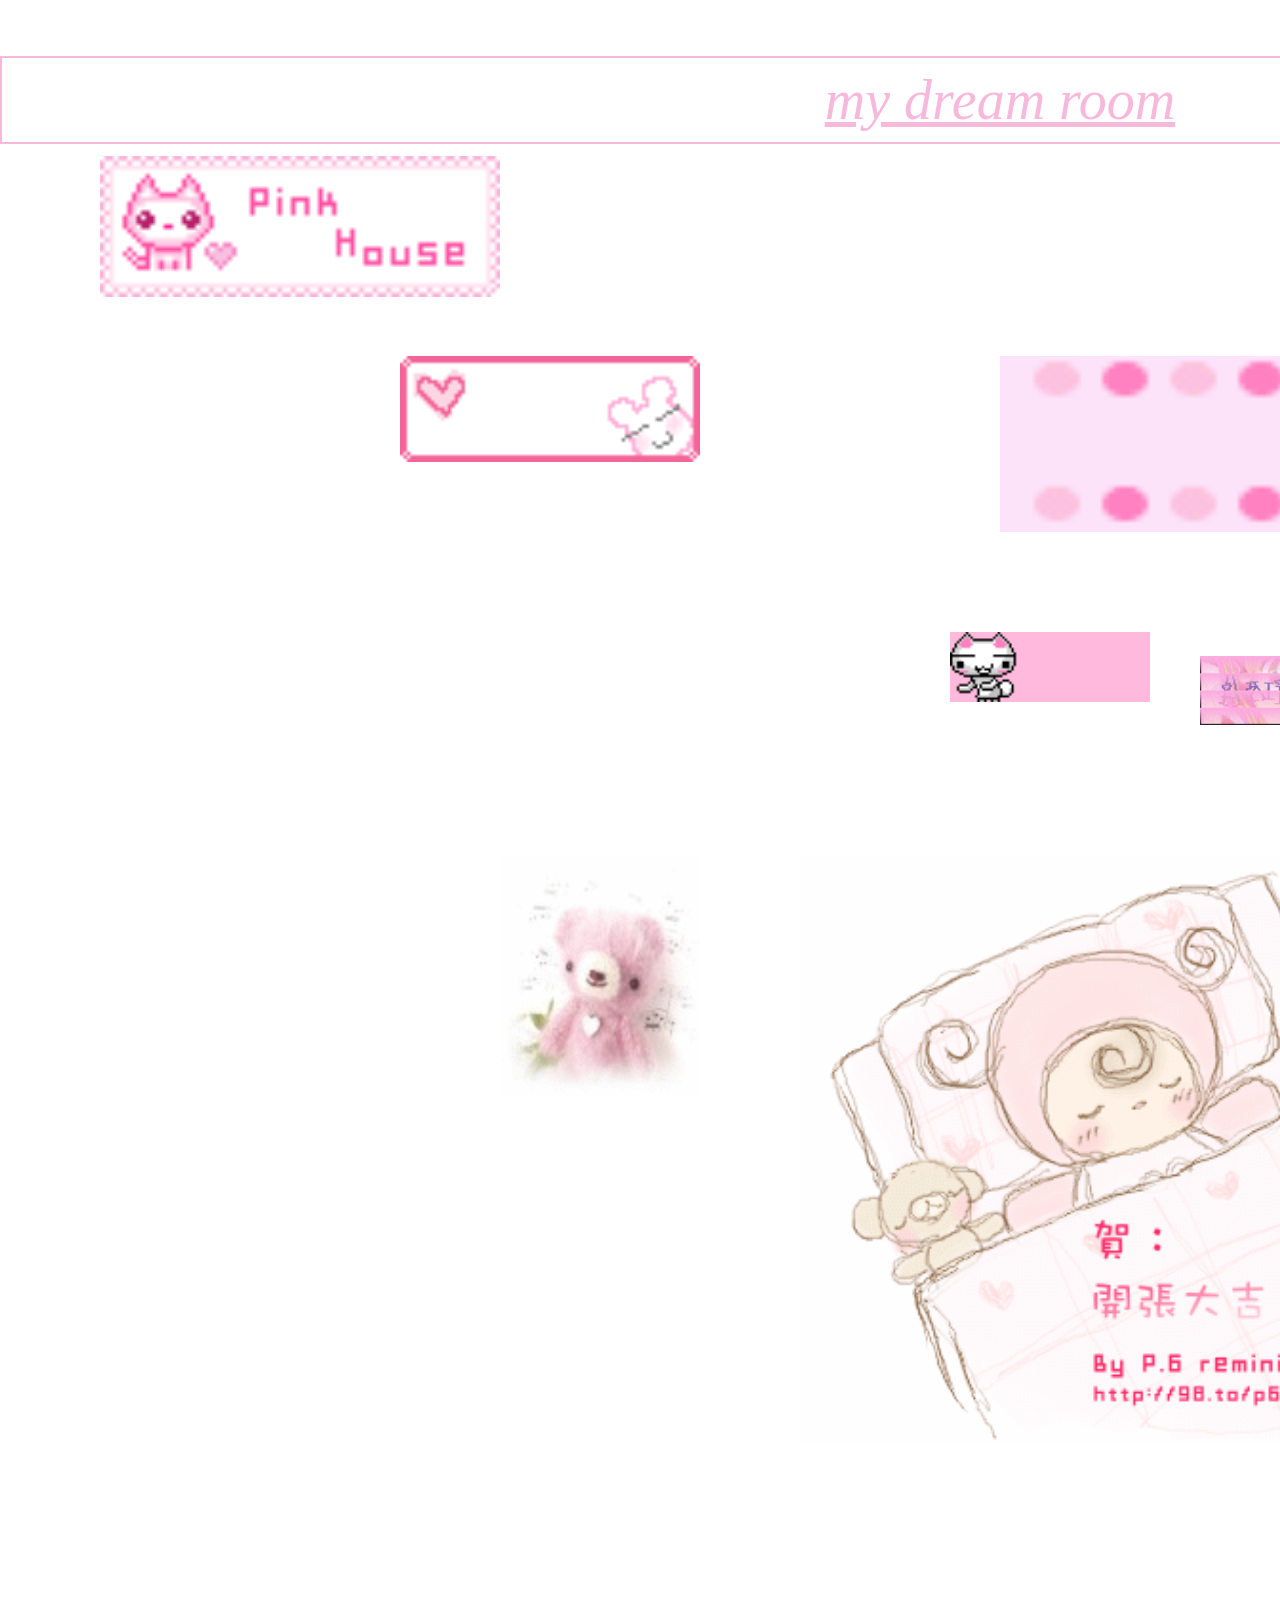
<file: bigwebsite/index.html>
<!DOCTYPE html>
<html lang="en">
<head>
  <meta charset="UTF-8">
  <title>dream room</title>
  <meta name="viewport" content="width=device-width,initial-scale=1">
  <link rel="stylesheet" href="css/style.css">
</head>
<body>

  <div id="bedroom">
    <img class="bed" src="images/bed.gif" alt="bed">
    <img class="phone" src="images/phone.gif" alt="phone">
    <img class="poster6" src="images/poster6.gif" alt="poster6">
    <img class="poster3" src="images/poster3.gif" alt="poster3">
    <img class="poster4" src="images/poster4.gif" alt="poster4">
    <img class="teddybear" src="images/teddybear.gif" alt="teddybear">
    <img class="poster2" src="images/poster2.gif" alt="poster2">
    <img class="poster7" src="images/poster7.gif" alt="poster7">

<p class="room-info">
      <span>my dream room</span>
</p>


    
</div>

</body>
</html>
</file>
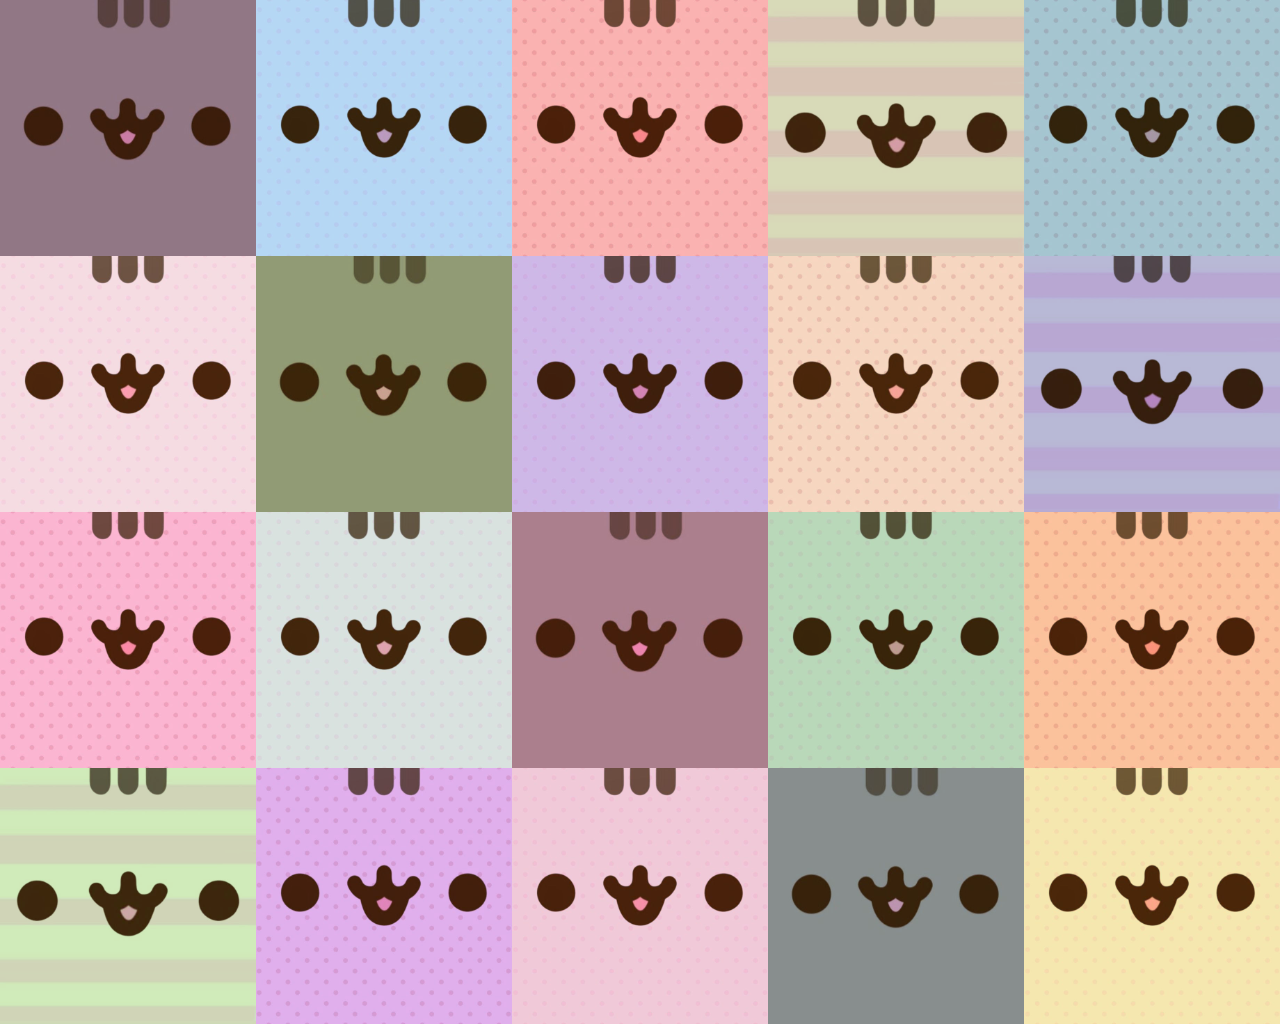
<file: digital quilt/index.html>
<!DOCTYPE html>
<html lang="en">
<head>
    <meta charset="UTF-8">
    <meta name="viewport" content="width=device-width, initial-scale=1.0">
    <title>pastel pusheen pattern</title>
<link rel="stylesheet" href="css/style.css">

</head>
<body>

    <div class="grid-container">
        <div class="grid-item item1"></div>
        <div class="grid-item item2"></div>
        <div class="grid-item item3"></div>
        <div class="grid-item item4"></div>
        <div class="grid-item item5"></div>
        <div class="grid-item item6"></div>
        <div class="grid-item item7"></div>
        <div class="grid-item item8"></div>
        <div class="grid-item item9"></div>
        <div class="grid-item item10"></div>
        <div class="grid-item item11"></div>
        <div class="grid-item item12"></div>
        <div class="grid-item item13"></div>
        <div class="grid-item item14"></div>
        <div class="grid-item item15"></div>
        <div class="grid-item item16"></div>
        <div class="grid-item item17"></div>
        <div class="grid-item item18"></div>
        <div class="grid-item item19"></div>
        <div class="grid-item item20"></div>

        
    </div>

</body>
</html>
</file>
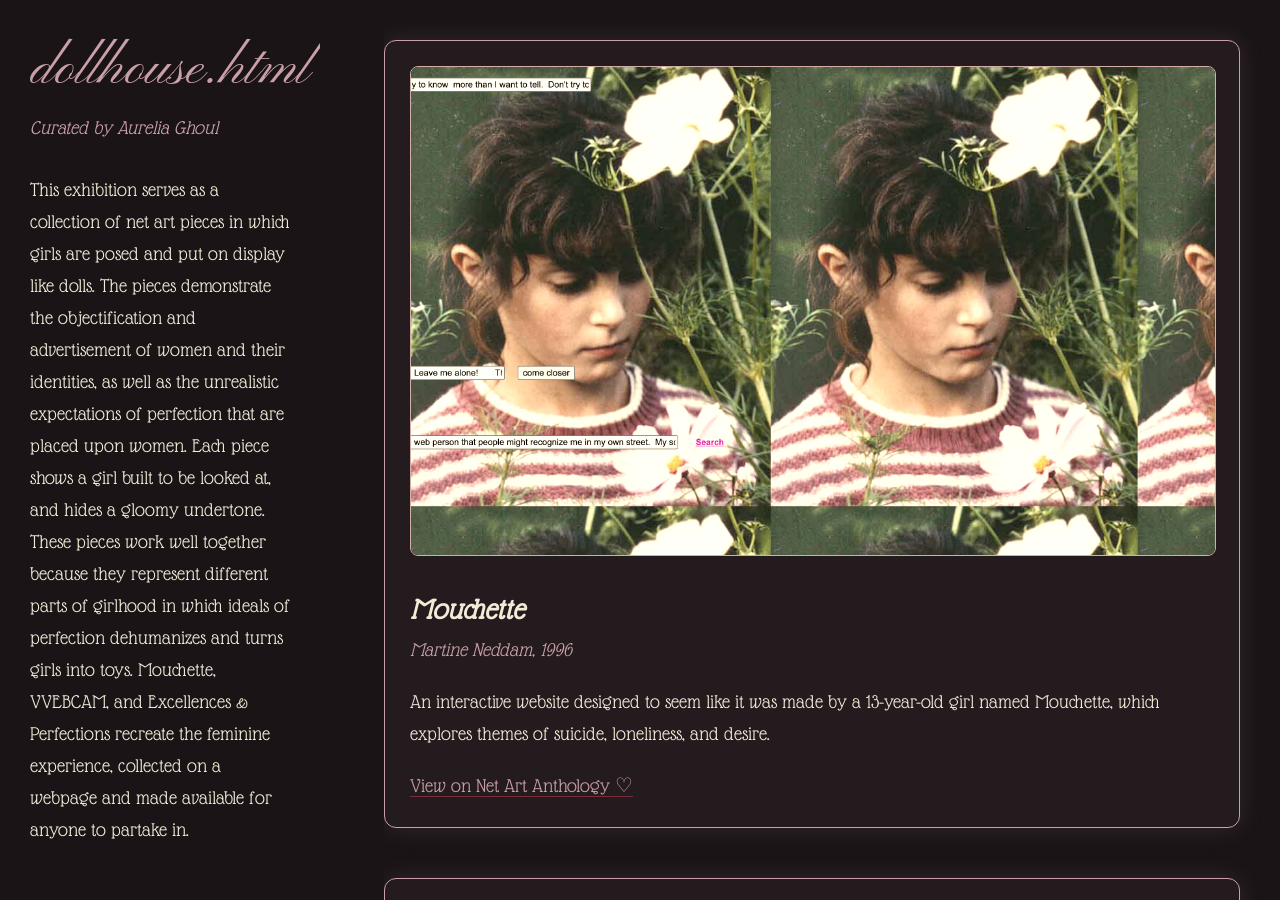
<file: exhibition/index.html>
<!DOCTYPE html>
<html lang="en">
<head>
  <meta charset="UTF-8">
  <meta name="viewport" content="width=device-width, initial-scale=1.0">
<title>dollhouse.html</title>

 <link rel="preconnect" href="https://fonts.googleapis.com">  
 <link rel="preconnect" href="https://fonts.gstatic.com" crossorigin>
<link href="https://fonts.googleapis.com/css2?family=Glass+Antiqua&family=Pinyon+Script&display=swap" rel="stylesheet">

   <link rel="stylesheet" href="css/style.css">

</head>
<body>

  <div class="left">
    <h1>dollhouse.html</h1>
    <h2>Curated by Aurelia Ghoul</h2>

    <p>This exhibition serves as a collection of net art pieces in which girls are posed and put on display like dolls. The pieces demonstrate the objectification and advertisement of women and their identities, as well as the unrealistic expectations of perfection that are placed upon women. Each piece shows a girl built to be looked at, and hides a gloomy undertone. These pieces work well together because they represent different parts of girlhood in which ideals of perfection dehumanizes and turns girls into toys. Mouchette, VVEBCAM, and Excellences & Perfections recreate the feminine experience, collected on a webpage and made available for anyone to partake in.
</p>
  </div>

  <div class="right">

<div class="work">

  <img src="img/mouchette.png" alt="Screenshot of the Mouchette website">
  <h3><em>Mouchette</em></h3>
  <p class="label">Martine Neddam, 1996</p>
 <p>An interactive website designed to seem like it was made by a 13-year-old girl named Mouchette, which explores themes of suicide, loneliness, and desire.</p>  
  <a href="https://anthology.rhizome.org/mouchette" target="_blank">View on Net Art Anthology &#9825;</a>  

</div>  


<div class="work"> 
  <img src="img/vvebcam.png" alt="Screenshot of VVEBCAM by Petra Cortright">
 <h3><em>VVEBCAM</em></h3>
 <p class="label">Petra Cortright, 2007</p>
 <p>A YouTube video in which Cortright stares blankly into her webcam while cartoonish clip art floats around her face, presenting herself like a decorated doll for strangers to comment on.</p>
 <a href="https://anthology.rhizome.org/vvebcam" target="_blank">View on Net Art Anthology &#9825;</a>

  </div> 

  <div class="work">

 <img src="img/ulman.png" alt="Screenshot of an Instagram post from Excellences & Perfections">
 <h3><em>Excellences &amp; Perfections</em></h3>
  <p>An Instagram profile in which Ulman seemed to undergo a "glow-up" using PhotoShop to change some of her features and represent the unrealistic expectations of women on social media. </p>
<a href="https://en.wikipedia.org/wiki/Amalia_Ulman" target="_blank">More about the artist &#9825;</a>

</div>
    
</div>

  
</body>
</html>
</file>
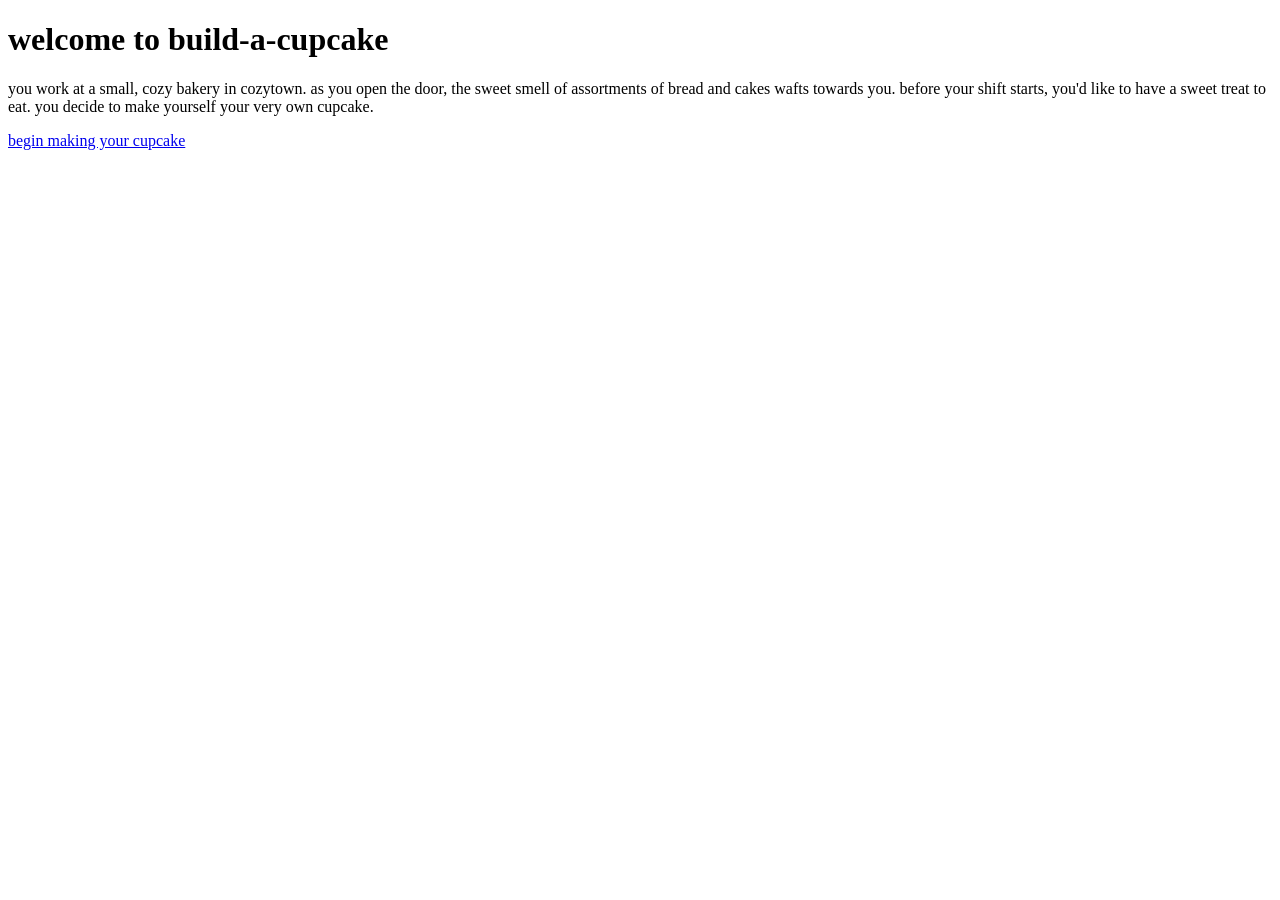
<file: hypertext/index.html>
<!DOCTYPE html>
<html lang="en">

<head>
  <meta charset="UTF-8">
  <title>build-a-cupcake</title>
  <meta name="viewport" content="width=device-width,initial-scale=1">
</head>

<body>
    <h1>welcome to build-a-cupcake</h1>
  <p>you work at a small, cozy bakery in cozytown. as you open the door, the sweet smell of assortments of bread and cakes wafts towards you.
    before your shift starts, you'd like to have a sweet treat to eat. you decide to make yourself your very own cupcake.
</p>

<p>
        <a href="flavor.html">begin making your cupcake</a>
    </p>

</body>

</html>
</file>
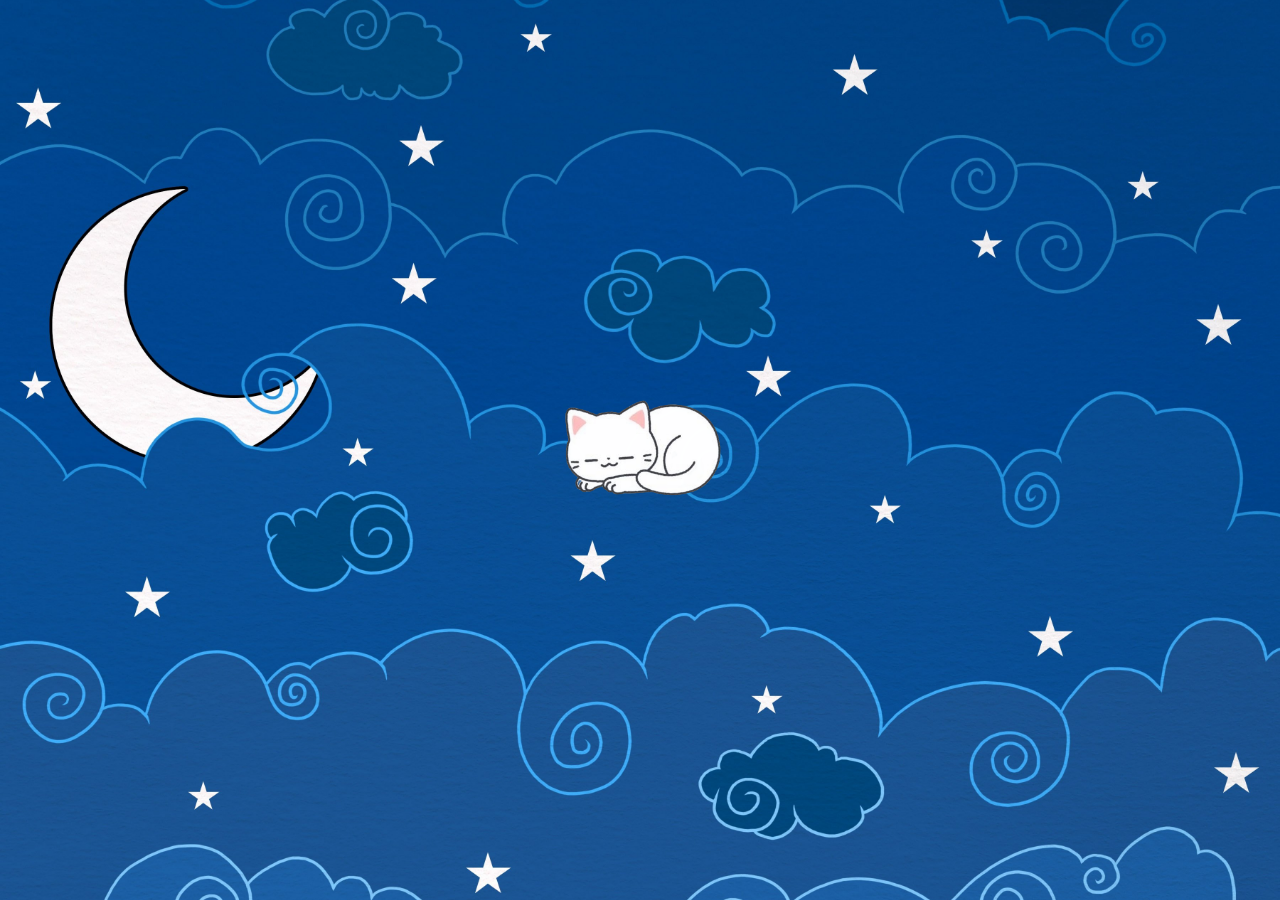
<file: screensaver/index.html>
<!DOCTYPE html>
<html lang="en">
<head>
  <meta charset="UTF-8">
  <title>screensaver</title>
  <meta name="viewport" content="width=device-width,initial-scale=1">
  <link href="https://fonts.googleapis.com/css2?family=Rubik+Bubbles&display=swap" rel="stylesheet">
  <link rel="stylesheet" href="css/style.css">
</head>

<body>
     
    <div class="sleepycat">
        <img class = "cat" src="cat.png" alt ="catphoto">

        <div class="zzz">
            
        <span>z</span>
        <span>z</span>
        <span>z</span>

        </div>

    </div>    

</body>
</html>
</file>
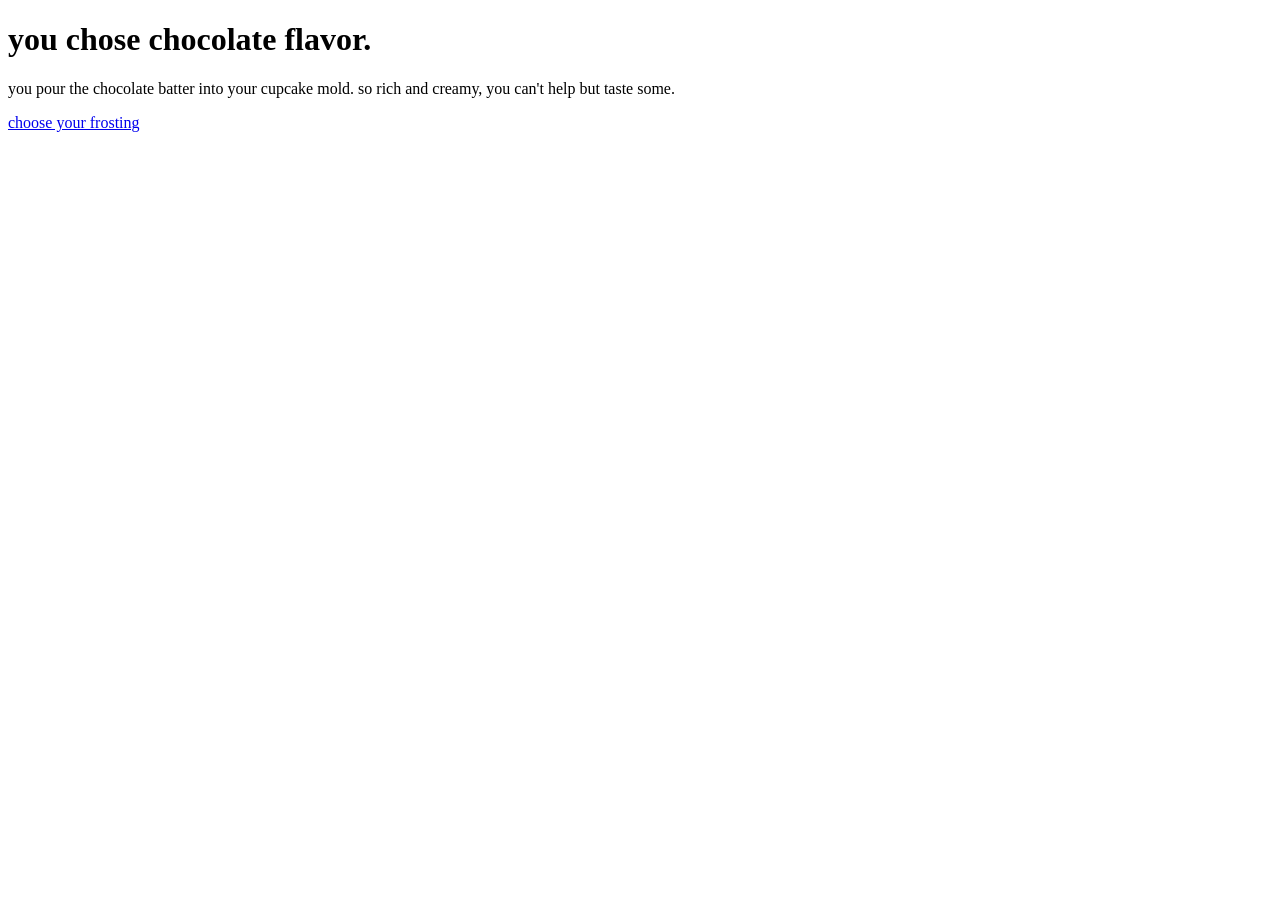
<file: hypertext/chocolate.html>
<!DOCTYPE html>
<html lang="en">
<head>
  <meta charset="UTF-8">
  <title>chocolate!</title>
  <meta name="viewport" content="width=device-width,initial-scale=1">
</head>

<body>
<h1>you chose chocolate flavor.
</h1>
  <p> you pour the chocolate batter into your cupcake mold.
    so rich and creamy, you can't help but taste some.</p>

<p>
        <a href="frosting.html">choose your frosting</a>
    </p>

</body>
</html>
</file>
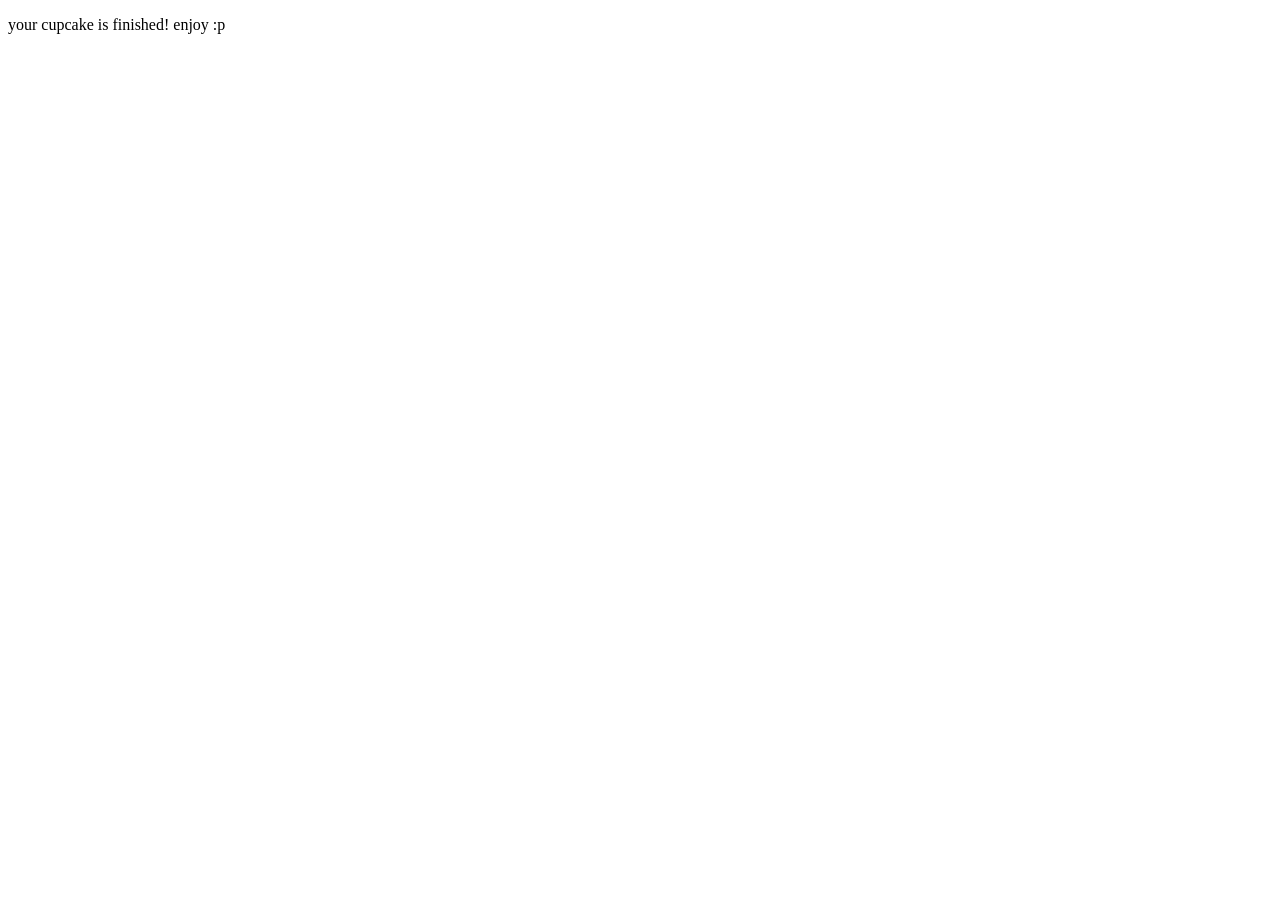
<file: hypertext/finish.html>
<!DOCTYPE html>
<html lang="en">
<head>
  <meta charset="UTF-8">
  <title>ding!</title>
  <meta name="viewport" content="width=device-width,initial-scale=1">
</head>

<body>
  <p>your cupcake is finished! enjoy :p</p>
</body>

</html>
</file>
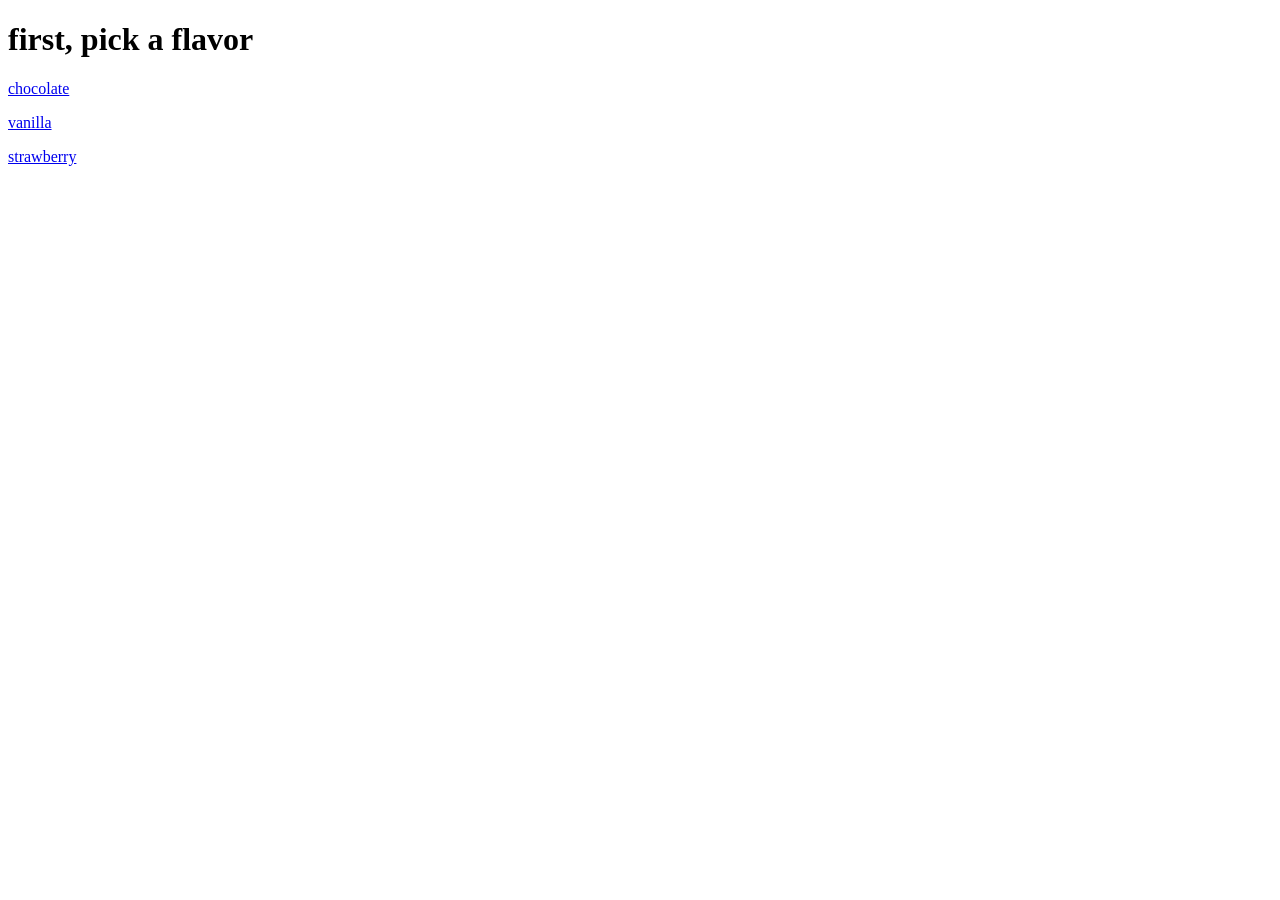
<file: hypertext/flavor.html>
<!DOCTYPE html>
<html lang="en">

<head>
  <meta charset="UTF-8">
  <title>flavor time</title>
  <meta name="viewport" content="width=device-width,initial-scale=1">
</head>

<body>

<h1>first, pick a flavor</h1>

 <p>
        <a href="chocolate.html">chocolate</a>
    </p>

    <p>
        <a href="vanilla.html">vanilla</a>
    </p>

    <p>
        <a href="strawberry.html">strawberry</a>
    </p>

</body>

</html>
</file>
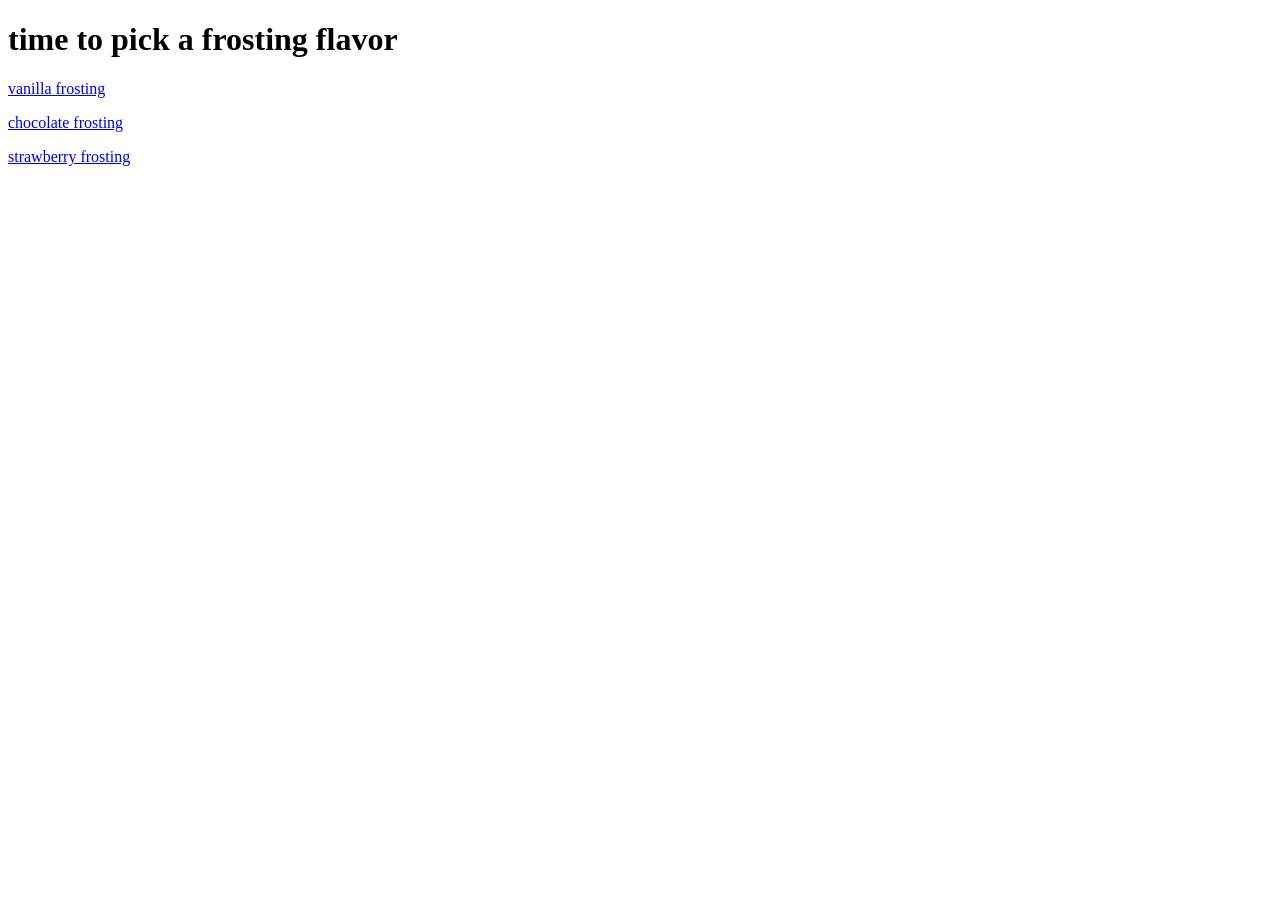
<file: hypertext/frosting.html>
<!DOCTYPE html>
<html lang="en">
<head>
  <meta charset="UTF-8">
  <title>pick a frosting</title>
  <meta name="viewport" content="width=device-width,initial-scale=1">
</head>

<body>
<h1>time to pick a frosting flavor
</h1>

<p>
        <a href="toppings.html">vanilla frosting</a>
    </p>

    <p>
        <a href="toppings.html">chocolate frosting</a>
    </p>

    <p>
        <a href="toppings.html">strawberry frosting</a>
    </p>

</body>
</html>
</file>
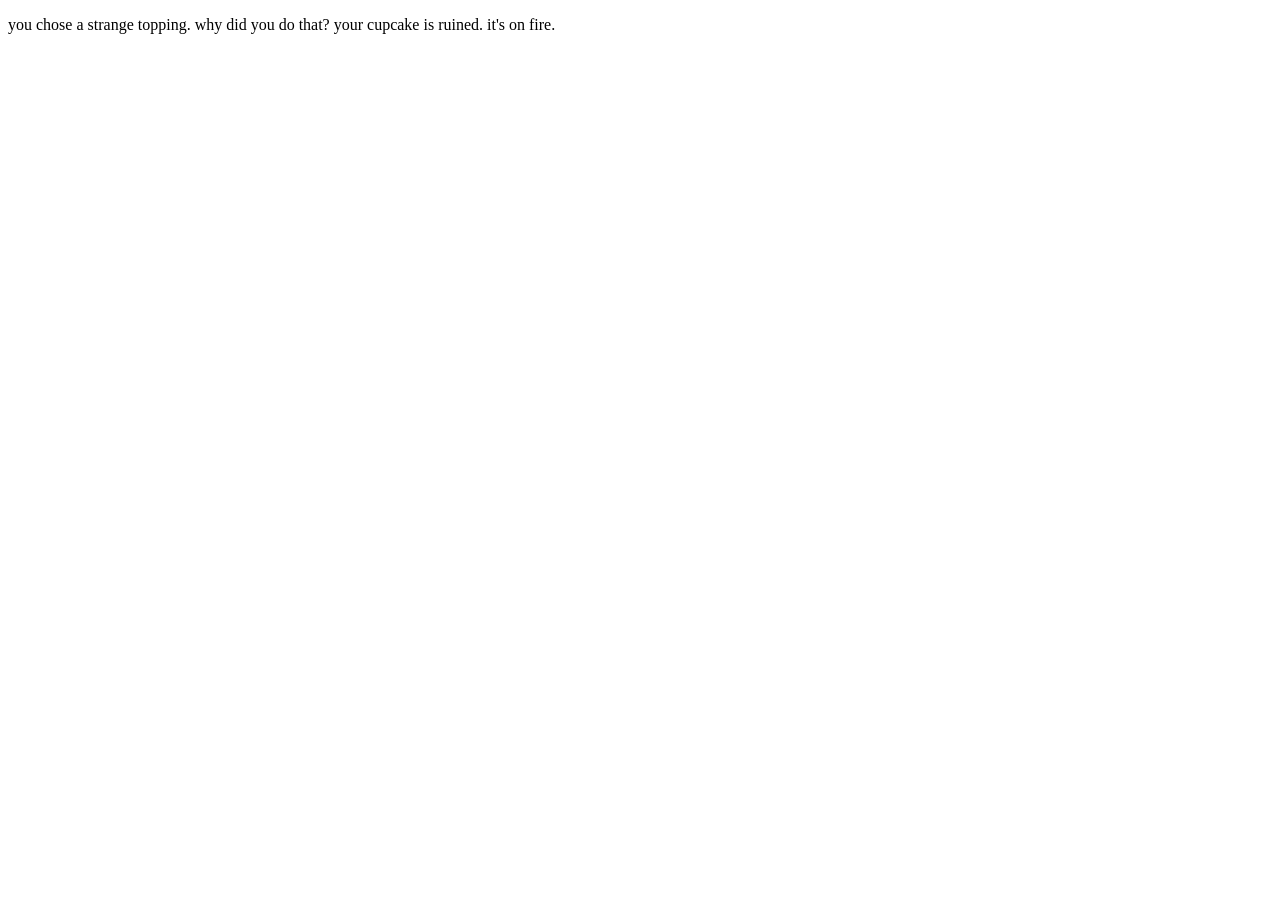
<file: hypertext/strange.html>
<!DOCTYPE html>
<html lang="en">
<head>
  <meta charset="UTF-8">
  <title>...</title>
  <meta name="viewport" content="width=device-width,initial-scale=1">
</head>
<body>
  <p>you chose a strange topping. why did you do that? your cupcake is ruined. it's on fire. </p>
</body>
</html>
</file>
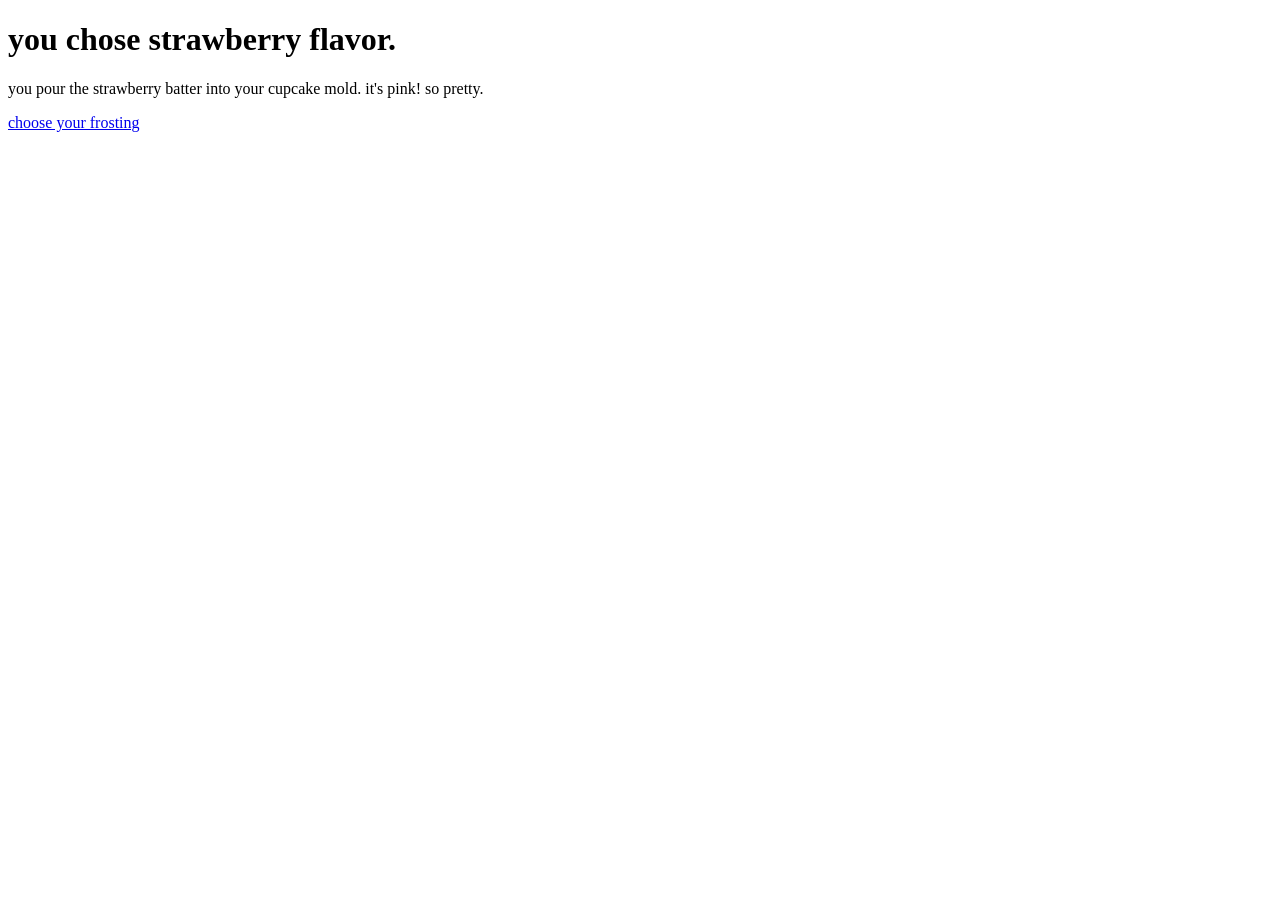
<file: hypertext/strawberry.html>
<!DOCTYPE html>
<html lang="en">
<head>
  <meta charset="UTF-8">
  <title>strawberry!</title>
  <meta name="viewport" content="width=device-width,initial-scale=1">
</head>

<body>
<h1>you chose strawberry flavor.
</h1>
  <p> you pour the strawberry batter into your cupcake mold.
    it's pink! so pretty.</p>

<p>
        <a href="frosting.html">choose your frosting</a>
    </p>

</body>
</html>
</file>
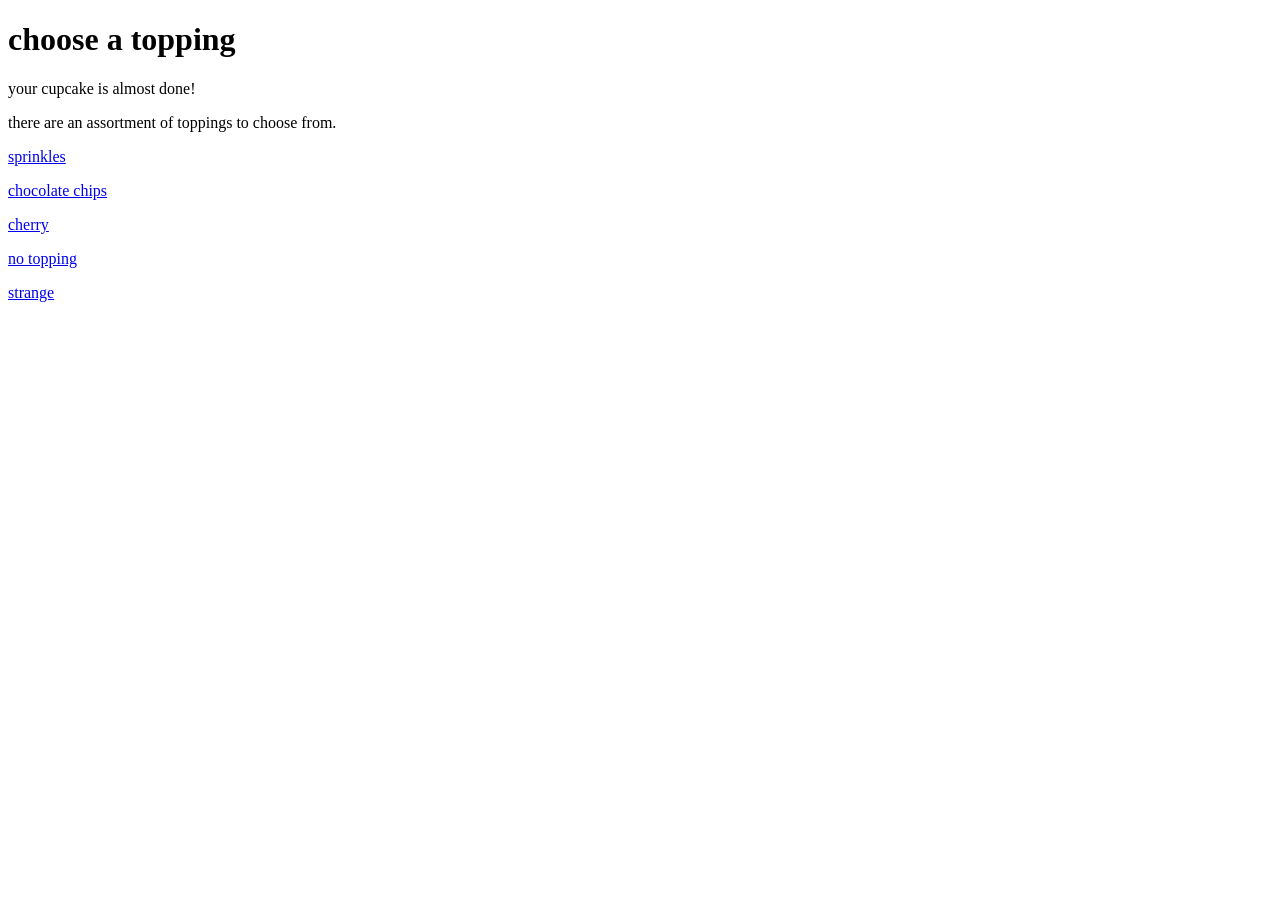
<file: hypertext/toppings.html>
<!DOCTYPE html>
<html>
<head>
    <title>toppings!</title>
</head>

<body>

    <h1>choose a topping</h1>

    <p>
        your cupcake is almost done!
    </p>

    <p>
        there are an assortment of toppings to choose from.
    </p>

    <p>
        <a href="finish.html">sprinkles</a>
    </p>

    <p>
        <a href="finish.html">chocolate chips</a>
    </p>

    <p>
        <a href="finish.html">cherry</a>
    </p>

    <p>
        <a href="finish.html">no topping</a>
    </p>

     <p>
        <a href="strange.html">strange</a>
    </p>

</body>
</html>
</file>
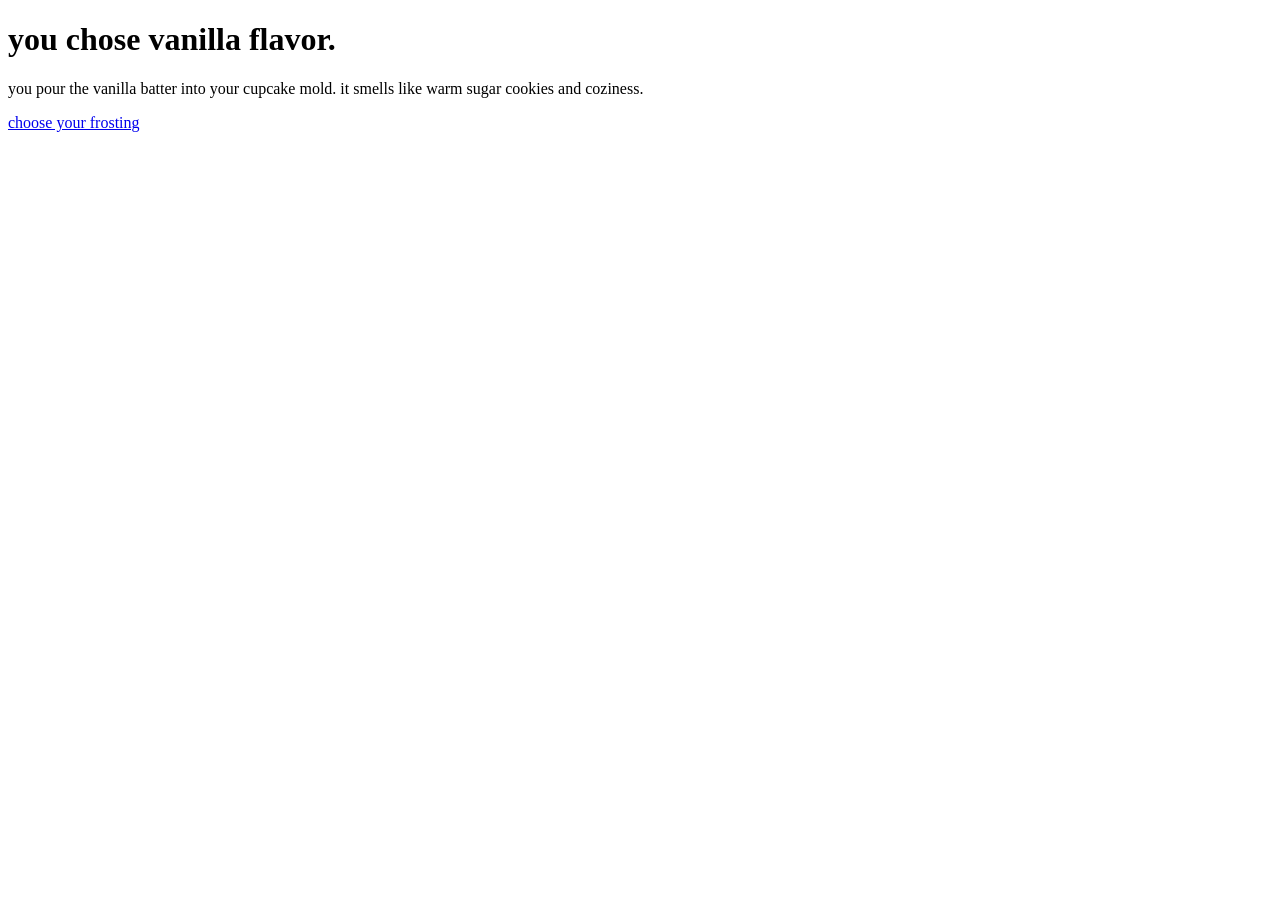
<file: hypertext/vanilla.html>
<!DOCTYPE html>
<html lang="en">
<head>
  <meta charset="UTF-8">
  <title>vanilla!</title>
  <meta name="viewport" content="width=device-width,initial-scale=1">
</head>

<body>
<h1>you chose vanilla flavor.
</h1>
  <p> you pour the vanilla batter into your cupcake mold.
    it smells like warm sugar cookies and coziness.</p>

    <p>
        <a href="frosting.html">choose your frosting</a>
    </p>

</body>
</html>
</file>
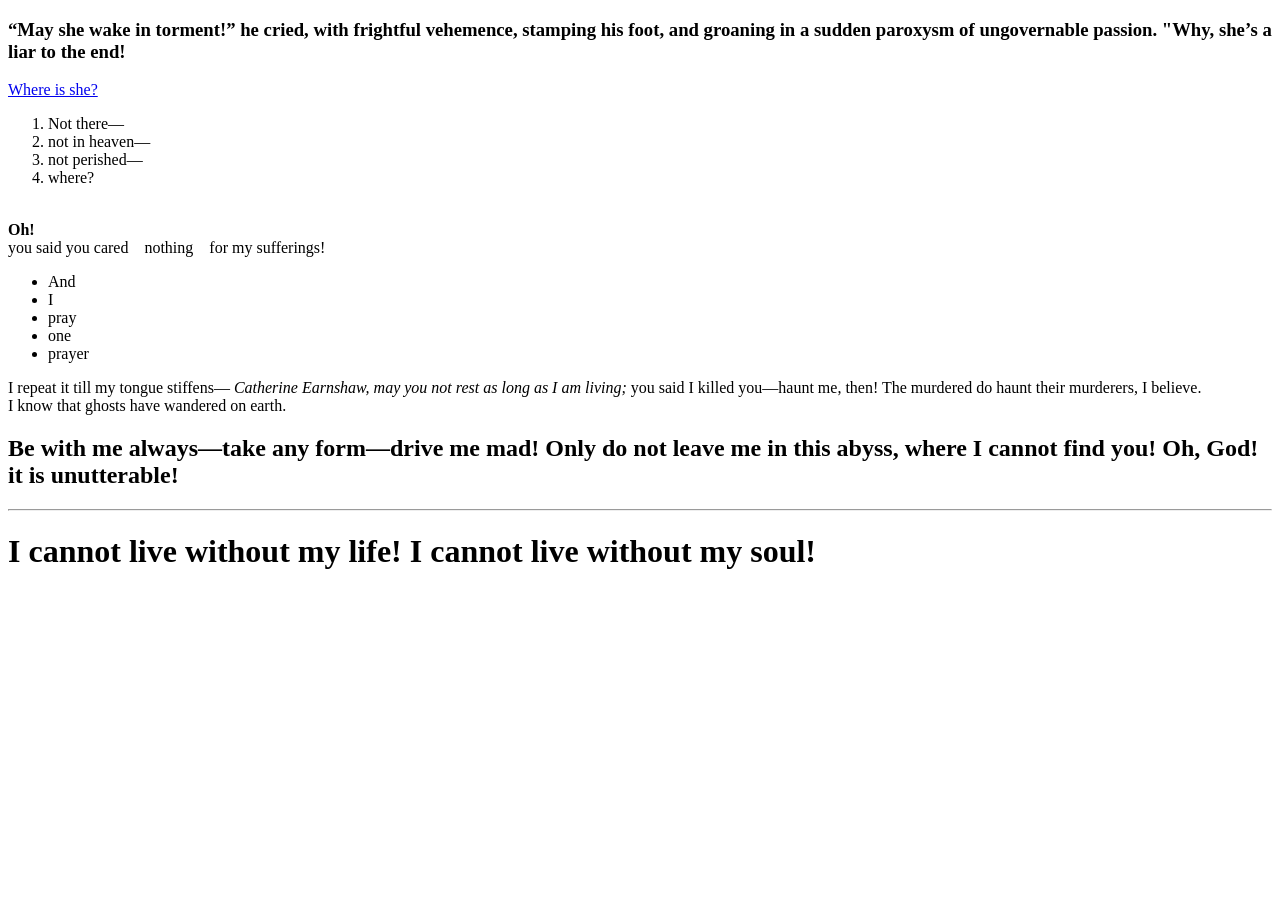
<file: poem/poem.html>
<!DOCTYPE html>
<html lang="en">
<head>
  <meta charset="UTF-8">
  <title>Wuthering Heights</title>
  <meta name="viewport" content="width=device-width,initial-scale=1">
</head>
<body>
<h3> “May she wake in torment!” he cried, with frightful vehemence, stamping his foot, and groaning in a sudden paroxysm of ungovernable passion.
"Why, she’s a liar to the end! </h3>

<a href= link >Where is she?</a>


<ol>
    <li> Not there— </li>
    <li> not in heaven— </li>
    <li> not perished— </li>
    <li> where? </li>
</ol> 

<br><strong>Oh!</strong><br> 
you said you cared &nbsp;&nbsp; nothing &nbsp;&nbsp; for my sufferings! 



<ul> 
<li>And 
<li> I </li>
<li> pray </li> 
<li> one </li>
<li> prayer </li>
</ul>
    
<p> I repeat it till my tongue stiffens— <i> Catherine Earnshaw, may you not rest as long as I am living; </i> 
you said I killed you—haunt me, then! The murdered do haunt their murderers, I believe. 
<br> I know that ghosts have wandered on earth.</br> </p>

<h2> Be with me always—take any form—drive me mad! Only do not leave me in this abyss, where I cannot find you! Oh, God! it is unutterable! </h2> 
<hr>
<h1>I cannot live without my life! I cannot live without my soul!</h1>
</body>
</html>
</file>
<file: bigwebsite/css/style.css>
body {
    margin: 0;
    overflow: auto;
}
.room-info {
    font-size: 56px;
    font-family: "Georgia", serif;
    font-style: italic;
    font-weight: normal;
    color: #f6a8d3;
    opacity: 0.8;
    text-decoration: underline;
    text-align: center;
    border: 2px solid #f6a8d3;
    padding: 10px;
}


#bedroom {
    width: 2000px;
    height: 2000px;
    background-color: #ffffff;
    position: relative;
}

.bed {
position: absolute;
    top: 800px;
    left: 800px;
    width: 600px;
}

.phone {
position: absolute;
    top: 900px;
    left: 1500px;
    width: 200px;
}

.poster6 {
position: absolute;
    top: 100px;
    left: 100px;
    width: 400px;
}

.poster3 {
position: absolute;
    top: 600px;
    left: 1200px;
    width: 400px;
}

.poster4 {
position: absolute;
    top: 576px;
    left: 950px;
    width: 200px;
}

.teddybear {
position: absolute;
    top: 800px;
    left: 500px;
    width: 200px;
}

.poster2 {
position: absolute;
    top: 300px;
    left: 1000px;
    width: 500px;
}

.poster7 {
position: absolute;
    top: 300px;
    left: 400px;
    width: 300px;
}
</file>
<file: digital quilt/css/style.css>
* {
    margin: 0;
}

.grid-container {
    display: grid;
    grid-template-columns: repeat(5, 1fr);
    width: 100%;
}

.grid-item {
    aspect-ratio: 1 / 1;
    background-position: center;
    background-size: cover;
    background-blend-mode: multiply;

}

.item1  { background-color: #CDB4DB; background-image: url("pusheen1.jpg");}
.item2  { background-color: #BDE0FE; background-image: url("pusheen2.jpg");}
.item3  { background-color: #FEC5BB; background-image: url("pusheen5.jpg");}
.item4  { background-color: #D8E2DC; background-image: url("pusheen4.jpg");}
.item5  { background-color: #A8DADC; background-image: url("pusheen5.jpg");}
.item6  { background-color: #FFE5EC; background-image: url("pusheen2.jpg");}
.item7  { background-color: #CDEAC0; background-image: url("pusheen1.jpg");}
.item8  { background-color: #D7C0F1; background-image: url("pusheen2.jpg");}
.item9  { background-color: #FAEDCB; background-image: url("pusheen5.jpg");}
.item10 { background-color: #B8C0FF; background-image: url("pusheen4.jpg");}
.item11 { background-color: #FFC8DD; background-image: url("pusheen5.jpg");}
.item12 { background-color: #E2ECE9; background-image: url("pusheen2.jpg");}
.item13 { background-color: #F1C0E8; background-image: url("pusheen1.jpg");}
.item14 { background-color: #C1E1C1; background-image: url("pusheen2.jpg");}
.item15 { background-color: #FFD6A5; background-image: url("pusheen5.jpg");}
.item16 { background-color: #D0F4DE; background-image: url("pusheen4.jpg");}
.item17 { background-color: #E4C1F9; background-image: url("pusheen5.jpg");}
.item18 { background-color: #FAD2E1; background-image: url("pusheen2.jpg");}
.item19 { background-color: #BFD7EA; background-image: url("pusheen1.jpg");}
.item20 { background-color: #FFF1B6; background-image: url("pusheen2.jpg");}
</file>
<file: exhibition/css/style.css>
:root {
  --bg: #1a1416;        
  --text: #f3ead8;      
  --rose: #c9a0a8;     
  --wine: #7a2e3b;     
}


body {
margin: 0;
  overflow: hidden;
  background-color: var(--bg);
  color: var(--text);
  font-family: 'Glass Antiqua', Georgia, serif;  font-size: 20px;
  line-height: 1.6;
}

.left {
    width:25%;
    float:left;
padding: 40px 30px;    
height: 100vh;
    overflow-y: auto;
    box-sizing: border-box;
  }
  
h1 {
  font-family: 'Pinyon Script', cursive;
  font-weight: normal;
  font-size: 56px;
  line-height: 1.1;
  color: var(--rose);
  margin: 0 0 10px;
}
 
h2 {
  font-weight: normal;
  font-style: italic;
  font-size: 20px;
  color: var(--rose);
  margin: 0 0 30px;
}

h2::after {
  content: ""────── ୨୧ ──────"";
  display: block;
  margin-top: 15px;
  font-style: normal;
}


  .right {
    width:70%;
    float:right;
    overflow-y: scroll;
    overflow-x: hidden;
    height:100vh;
    padding: 40px 40px 40px 0;
    box-sizing: border-box;
  }
  
  .work {
  border: 1px solid var(--rose);
  border-radius: 12px;
  padding: 25px;
  margin-bottom: 50px;
  background-color: #241b1e;
  box-shadow: 0 0 25px rgba(201, 160, 168, 0.15); 
}


  img {
  width: 100%;
  border-radius: 8px;
  border: 1px solid var(--rose);
  filter: sepia(30%);            
  transition: filter 0.4s;
}

img:hover {
  filter: sepia(0%);             
}
 
h3 {
  font-size: 30px;
  font-weight: 600;
  margin: 20px 0 0;
}
 
.label {
  font-style: italic;
  color: var(--rose);
  margin-top: 0;
}
 
a {
  color: var(--rose);
  text-decoration: none;
  border-bottom: 1px solid var(--wine);
  transition: color 0.3s;
}
 
a:hover {
  color: var(--text);
}
  
  @media screen and (max-width: 992px) {
    body {
        overflow: auto;
    }


    .left {
      width:60%;
      float:none;
      margin:0 auto;
      text-align:center;
      padding:30px 0;
      height: auto;
      overflow: visible;
    }
    .right {
      width:80%;
      text-align:center;
      float:none;
      margin:0 auto;
      overflow-y:hidden;
      overflow-x:hidden;
      height:auto;
      padding: 20px 0;
    }
  }
  
  @media screen and (max-width: 576px) {
    .left {
      width:100%;
      padding: 20px;
    }
    .right {
      width:100%;
      padding: 20px;
    }
  }
</file>
<file: screensaver/css/style.css>
body {
    
    margin: 0;
    min-height: 100vh;
    display: flex;
    justify-content: center;
    align-items: center;
    background-image: url(background.jpg);
    background-size: cover;
    background-position: center;
    background-repeat: no-repeat;
    background-attachment: fixed;

}



.cat {
    width: 190px;
    height: auto;
   
}

body:hover .cat {
    animation: float 3s ease-in-out infinite;
}

@keyframes float{
    0% {transform: translateY(0); }
    50% {transform: translateY(-40px);}
    100% {transform: translateY(0); }
}


.sleepycat {
    position: relative;
}

.zzz {
    position: absolute;
    top: 0;
    left: 15px;
}

.zzz span {
    position: absolute;
    color: white;
    font-size: 0;
    font-family: "Rubik Bubbles";
    transition: font-size 1s;
}

.zzz span:nth-of-type(1) {
    right: 0;
    top: 0;
}
.zzz span:nth-of-type(2) {
    right: 25px;
    top: -25px;
    transition-delay:0.5s;
}
.zzz span:nth-of-type(3) {
    right: 50px;
    top: -50px;
    transition-delay: 1s;
}



body:hover .zzz span{

    font-size: 30px;
}
</file>
